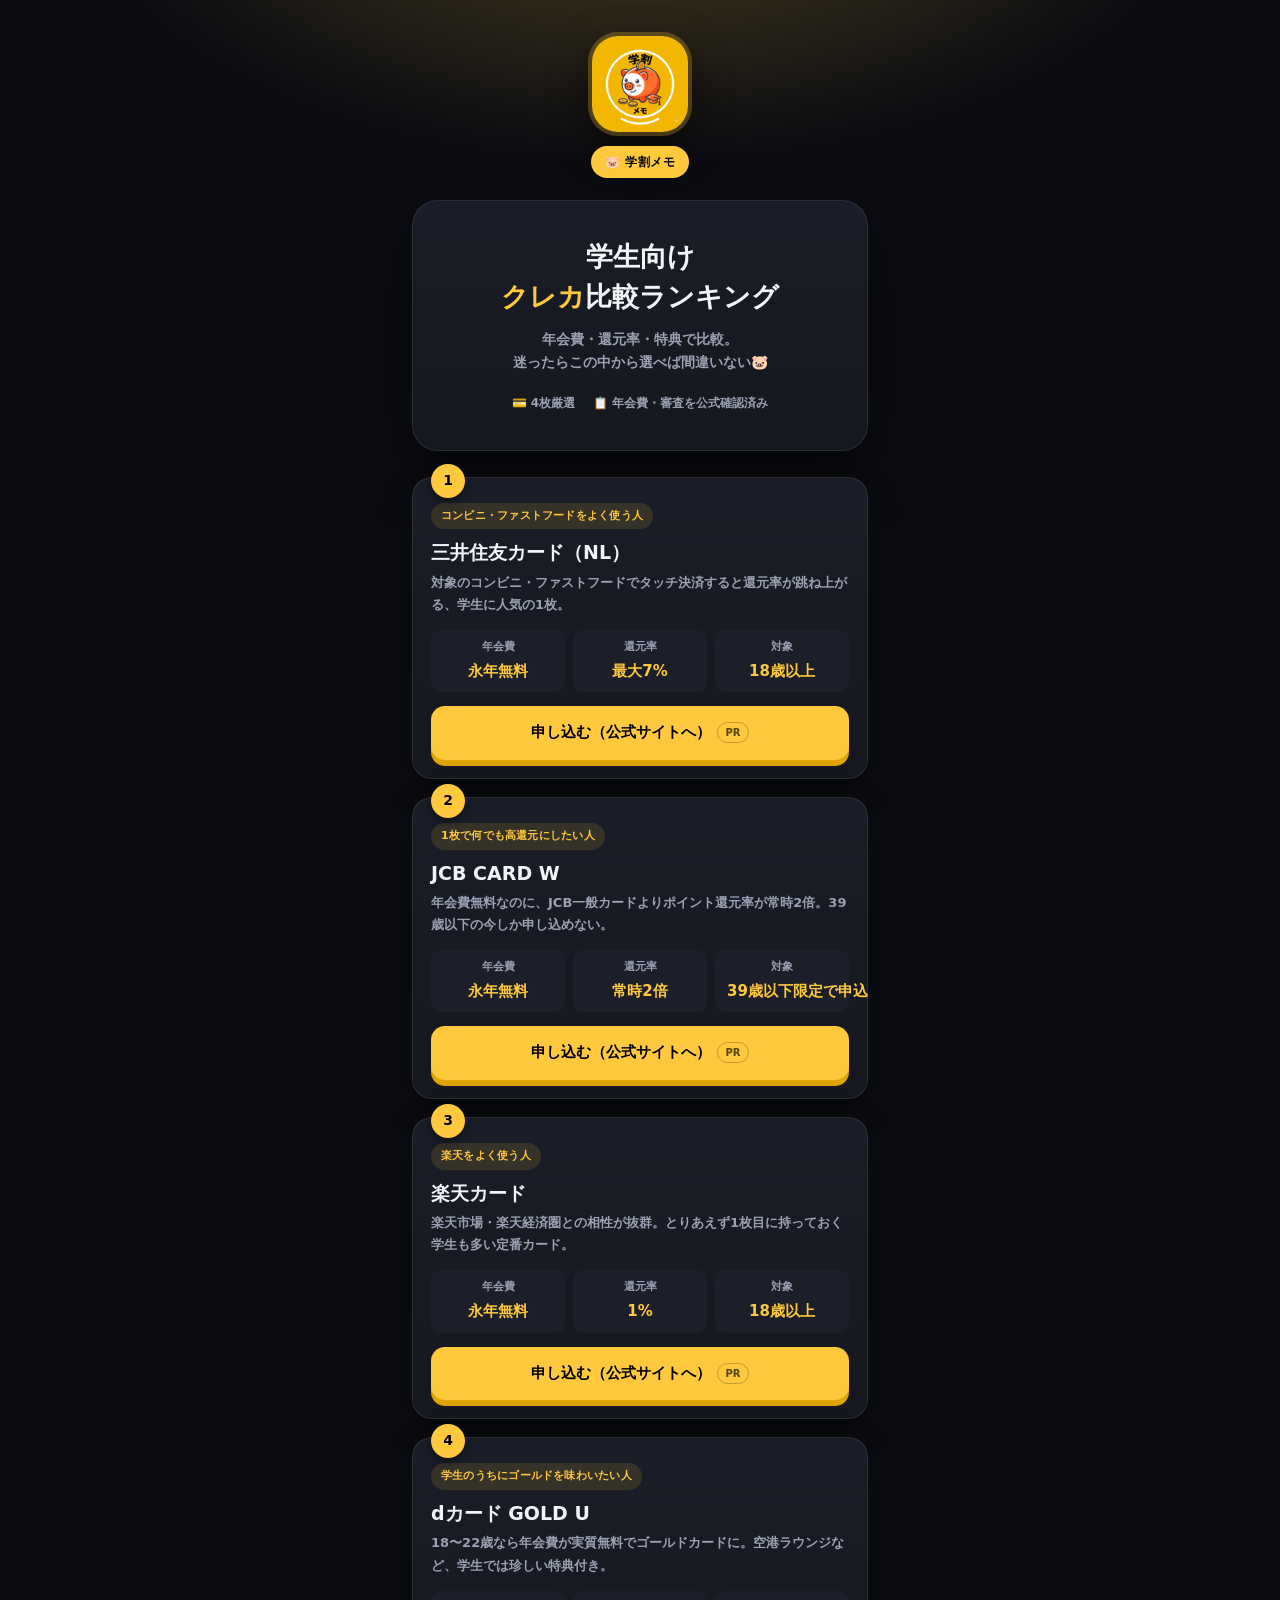
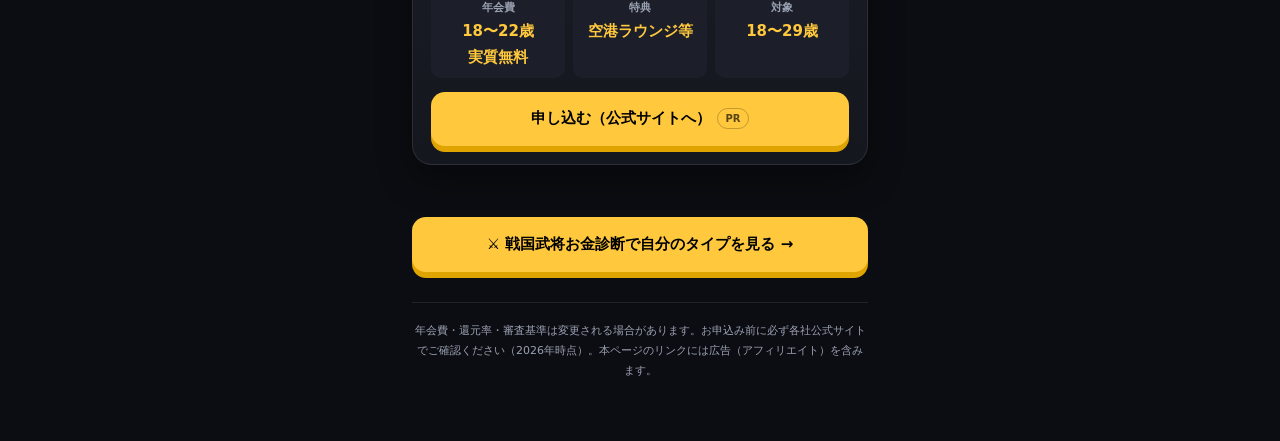
<file: creditcard.html>
<!DOCTYPE html>
<html lang="ja">
<head>
<meta charset="UTF-8">
<meta name="viewport" content="width=device-width, initial-scale=1.0">
<meta name="color-scheme" content="dark">
<title>学生向けクレカ比較ランキング｜学割メモ</title>
<meta name="description" content="年会費・還元率・特典で比較。学生におすすめのクレジットカードをランキング形式で紹介。">
<meta property="og:type" content="website">
<meta property="og:title" content="学生向けクレカ比較ランキング｜学割メモ">
<meta property="og:description" content="年会費・還元率・特典で比較。学生におすすめのクレジットカードをランキング形式で紹介。">
<meta property="og:image" content="img/avatar.png">
<meta name="twitter:card" content="summary">
<meta name="twitter:title" content="学生向けクレカ比較ランキング｜学割メモ">
<meta name="twitter:image" content="img/avatar.png">
<link rel="icon" href="data:image/svg+xml,%3Csvg xmlns='http://www.w3.org/2000/svg' viewBox='0 0 100 100'%3E%3Ctext y='.9em' font-size='90'%3E%F0%9F%90%B7%3C/text%3E%3C/svg%3E">
<link rel="stylesheet" href="css/app.css">
<style>
.rank-list{margin-top:26px;padding-bottom:20px}
.rank-card{background:linear-gradient(180deg,#1a1d27 0%,#15171e 100%);border:1px solid var(--line);
  border-radius:20px;padding:22px 18px 18px;margin-bottom:18px;position:relative;box-shadow:0 14px 34px rgba(0,0,0,.4)}
.rank-badge{position:absolute;top:-14px;left:18px;background:var(--yellow);color:#000;font-weight:900;
  font-size:14px;width:34px;height:34px;border-radius:50%;display:flex;align-items:center;justify-content:center;
  box-shadow:0 4px 10px rgba(0,0,0,.45)}
.rank-tag{display:inline-block;background:rgba(255,200,61,.12);color:var(--yellow);font-size:11px;
  font-weight:800;padding:4px 10px;border-radius:999px;margin-bottom:10px;letter-spacing:.02em}
.rank-card h3{font-size:19px;font-weight:900;line-height:1.4}
.rank-card .fit{color:var(--muted);font-size:13px;font-weight:600;margin-top:6px}
.rank-stats{display:flex;gap:8px;margin:14px 0 4px;flex-wrap:wrap}
.rank-stat{background:var(--panel2);border-radius:10px;padding:8px 12px;font-size:11px;color:var(--muted);
  font-weight:700;flex:1;min-width:88px;text-align:center}
.rank-stat b{display:block;font-size:15px;color:var(--yellow);font-weight:900;margin-top:2px;word-break:keep-all;overflow-wrap:normal}
.rank-cta{display:block;text-align:center;background:var(--yellow);color:#000;font-weight:900;
  padding:14px;border-radius:14px;margin-top:14px;box-shadow:0 6px 0 var(--yellow-deep);font-size:15px}
.rank-cta:active{transform:translateY(4px);box-shadow:0 2px 0 var(--yellow-deep)}
.rank-cta .pr-tag{display:inline-block;font-size:10px;font-weight:700;color:#000;opacity:.65;
  border:1px solid rgba(0,0,0,.35);padding:1px 7px;border-radius:999px;margin-left:6px;vertical-align:middle}
</style>
</head>
<body>
<div class="wrap">

  <div class="brand">
    <img src="img/avatar.png" alt="ぶたメモ">
    <span class="tag">🐷 学割メモ</span>
  </div>

  <div class="start-card">
    <h1>学生向け<br><span class="hl">クレカ</span>比較ランキング</h1>
    <p>年会費・還元率・特典で比較。<br>迷ったらこの中から選べば間違いない🐷</p>
    <div class="meta"><span>💳 4枚厳選</span><span>📋 年会費・審査を公式確認済み</span></div>
  </div>

  <div class="rank-list">

    <div class="rank-card">
      <span class="rank-badge">1</span>
      <span class="rank-tag">コンビニ・ファストフードをよく使う人</span>
      <h3>三井住友カード（NL）</h3>
      <p class="fit">対象のコンビニ・ファストフードでタッチ決済すると還元率が跳ね上がる、学生に人気の1枚。</p>
      <div class="rank-stats">
        <div class="rank-stat">年会費<b>永年無料</b></div>
        <div class="rank-stat">還元率<b>最大7%</b></div>
        <div class="rank-stat">対象<b>18歳以上</b></div>
      </div>
      <a class="rank-cta" href="#" target="_blank" rel="nofollow sponsored noopener">申し込む（公式サイトへ）<span class="pr-tag">PR</span></a>
    </div>

    <div class="rank-card">
      <span class="rank-badge">2</span>
      <span class="rank-tag">1枚で何でも高還元にしたい人</span>
      <h3>JCB CARD W</h3>
      <p class="fit">年会費無料なのに、JCB一般カードよりポイント還元率が常時2倍。39歳以下の今しか申し込めない。</p>
      <div class="rank-stats">
        <div class="rank-stat">年会費<b>永年無料</b></div>
        <div class="rank-stat">還元率<b>常時2倍</b></div>
        <div class="rank-stat">対象<b>39歳以下限定で申込</b></div>
      </div>
      <a class="rank-cta" href="#" target="_blank" rel="nofollow sponsored noopener">申し込む（公式サイトへ）<span class="pr-tag">PR</span></a>
    </div>

    <div class="rank-card">
      <span class="rank-badge">3</span>
      <span class="rank-tag">楽天をよく使う人</span>
      <h3>楽天カード</h3>
      <p class="fit">楽天市場・楽天経済圏との相性が抜群。とりあえず1枚目に持っておく学生も多い定番カード。</p>
      <div class="rank-stats">
        <div class="rank-stat">年会費<b>永年無料</b></div>
        <div class="rank-stat">還元率<b>1%</b></div>
        <div class="rank-stat">対象<b>18歳以上</b></div>
      </div>
      <a class="rank-cta" href="#" target="_blank" rel="nofollow sponsored noopener">申し込む（公式サイトへ）<span class="pr-tag">PR</span></a>
    </div>

    <div class="rank-card">
      <span class="rank-badge">4</span>
      <span class="rank-tag">学生のうちにゴールドを味わいたい人</span>
      <h3>dカード GOLD U</h3>
      <p class="fit">18〜22歳なら年会費が実質無料でゴールドカードに。空港ラウンジなど、学生では珍しい特典付き。</p>
      <div class="rank-stats">
        <div class="rank-stat">年会費<b>18〜22歳<br>実質無料</b></div>
        <div class="rank-stat">特典<b>空港ラウンジ等</b></div>
        <div class="rank-stat">対象<b>18〜29歳</b></div>
      </div>
      <a class="rank-cta" href="#" target="_blank" rel="nofollow sponsored noopener">申し込む（公式サイトへ）<span class="pr-tag">PR</span></a>
    </div>

  </div>

  <a class="cross-link" href="index.html">⚔️ 戦国武将お金診断で自分のタイプを見る →</a>

  <p class="foot-note">
    年会費・還元率・審査基準は変更される場合があります。お申込み前に必ず各社公式サイトでご確認ください（2026年時点）。本ページのリンクには広告（アフィリエイト）を含みます。
  </p>

</div>
</body>
</html>
</file>
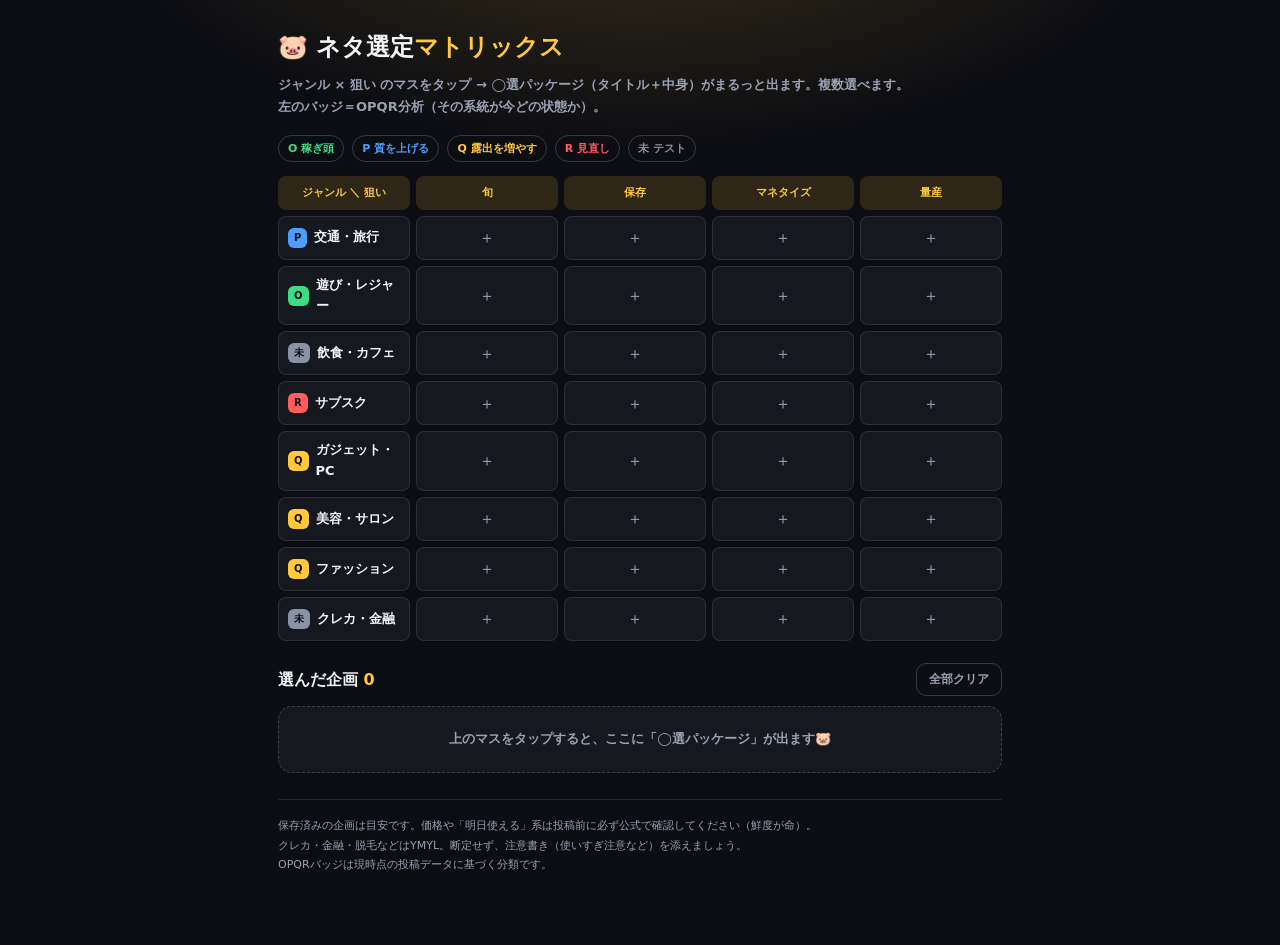
<file: neta.html>
<!DOCTYPE html>
<html lang="ja">
<head>
<meta charset="UTF-8">
<meta name="viewport" content="width=device-width, initial-scale=1.0">
<title>ネタ選定マトリックス｜学割メモ</title>
<link rel="icon" href="data:image/svg+xml,%3Csvg xmlns='http://www.w3.org/2000/svg' viewBox='0 0 100 100'%3E%3Ctext y='.9em' font-size='90'%3E%F0%9F%90%B7%3C/text%3E%3C/svg%3E">
<style>
:root{
  --yellow:#FFC83D;--bg:#0c0d12;--panel:#16181f;--panel2:#1c1f29;
  --line:rgba(255,255,255,.10);--line2:rgba(255,255,255,.18);
  --text:#f3f4f7;--muted:#9aa1b2;
  --o:#3ddc84;--p:#4d9fff;--q:#FFC83D;--r:#ff5c5c;--x:#8a92a6;
}
*{box-sizing:border-box;margin:0;padding:0}
body{
  font-family:"Hiragino Kaku Gothic ProN","Yu Gothic",system-ui,sans-serif;
  background:radial-gradient(820px 440px at 50% -160px,rgba(255,200,61,.22),rgba(255,200,61,0) 70%),var(--bg);
  color:var(--text);line-height:1.6;min-height:100vh;-webkit-font-smoothing:antialiased;
}
.wrap{max-width:760px;margin:0 auto;padding:28px 18px 70px}
h1{font-size:24px;font-weight:900}
h1 .hl{color:var(--yellow)}
.sub{color:var(--muted);font-size:13px;font-weight:600;margin-top:8px;line-height:1.7}
.legend{display:flex;flex-wrap:wrap;gap:8px;margin:16px 0 6px}
.lg{font-size:11px;font-weight:700;padding:4px 9px;border-radius:999px;border:1px solid var(--line2)}
.lg .b{font-weight:900;margin-right:4px}
.mtx{margin-top:14px;display:grid;grid-template-columns:132px repeat(4,1fr);gap:6px}
.mh{background:rgba(255,200,61,.14);color:var(--yellow);border-radius:8px;font-size:11px;font-weight:800;
  display:flex;align-items:center;justify-content:center;text-align:center;padding:8px 2px}
.rh{background:var(--panel);border:1px solid var(--line);border-radius:8px;padding:8px 9px;
  display:flex;align-items:center;gap:7px;font-size:13px;font-weight:800}
.badge{font-size:10px;font-weight:900;padding:2px 6px;border-radius:6px;flex-shrink:0}
.cell{background:var(--panel);border:1.5px solid var(--line);border-radius:8px;min-height:44px;cursor:pointer;
  display:flex;align-items:center;justify-content:center;color:var(--muted);font-size:16px;transition:.12s;user-select:none}
.cell:hover{border-color:var(--yellow);background:var(--panel2)}
.cell.on{border-color:var(--yellow);background:rgba(255,200,61,.16);color:var(--yellow)}
.cell.on::before{content:"✓";font-weight:900}
.cell:not(.on)::before{content:"＋"}
.bar{display:flex;align-items:center;justify-content:space-between;margin:22px 0 10px}
.bar h2{font-size:16px;font-weight:900}
.bar h2 span{color:var(--yellow)}
.clear{background:transparent;border:1px solid var(--line2);color:var(--muted);font-weight:700;font-size:12px;
  padding:7px 12px;border-radius:10px;cursor:pointer;font-family:inherit}
.clear:hover{border-color:var(--r);color:var(--r)}
.tray{display:flex;flex-direction:column;gap:12px}
.empty{color:var(--muted);font-size:13px;font-weight:600;background:var(--panel);border:1px dashed var(--line2);
  border-radius:14px;padding:22px;text-align:center}
.grp{background:var(--panel);border:1px solid var(--line);border-radius:14px;padding:15px 17px}
.grp .ttl{font-size:16px;font-weight:900;color:var(--yellow);line-height:1.4}
.grp .meta{font-size:11px;color:var(--muted);font-weight:700;margin:3px 0 11px}
.grp ul{list-style:none;display:flex;flex-direction:column;gap:8px}
.grp li{font-size:13.5px;font-weight:600;padding-left:20px;position:relative;line-height:1.5}
.grp li .n{font-weight:800;color:var(--yellow);margin-right:5px}
.grp li::before{content:"";position:absolute;left:4px;top:8px;width:6px;height:6px;border-radius:50%;background:var(--yellow)}
.grp .note{font-size:11px;color:#ffd77a;background:rgba(255,200,61,.10);border:1px solid rgba(255,200,61,.2);
  border-radius:9px;padding:7px 10px;margin-top:11px;line-height:1.6}
.copy{margin-top:11px;background:transparent;border:1px solid var(--line2);color:var(--muted);font-weight:700;
  font-size:12px;padding:6px 12px;border-radius:9px;cursor:pointer;font-family:inherit}
.copy:hover{border-color:var(--yellow);color:var(--yellow)}
.foot{color:var(--muted);font-size:11px;margin-top:26px;line-height:1.8;border-top:1px solid var(--line);padding-top:16px}
@media(max-width:560px){
  .mtx{grid-template-columns:92px repeat(4,1fr)}
  .rh{font-size:10.5px;padding:6px;gap:4px}
  h1{font-size:21px}
}
</style>
</head>
<body>
<div class="wrap">
  <h1>🐷 ネタ選定<span class="hl">マトリックス</span></h1>
  <p class="sub">ジャンル × 狙い のマスをタップ → <b>◯選パッケージ（タイトル＋中身）</b>がまるっと出ます。<b>複数選べます。</b><br>左のバッジ＝OPQR分析（その系統が今どの状態か）。</p>

  <div class="legend">
    <span class="lg" style="color:var(--o)"><span class="b">O</span>稼ぎ頭</span>
    <span class="lg" style="color:var(--p)"><span class="b">P</span>質を上げる</span>
    <span class="lg" style="color:var(--q)"><span class="b">Q</span>露出を増やす</span>
    <span class="lg" style="color:var(--r)"><span class="b">R</span>見直し</span>
    <span class="lg" style="color:var(--x)"><span class="b">未</span>テスト</span>
  </div>

  <div class="mtx" id="mtx"></div>

  <div class="bar">
    <h2>選んだ企画 <span id="cnt">0</span></h2>
    <button class="clear" id="clear">全部クリア</button>
  </div>
  <div class="tray" id="tray"><div class="empty">上のマスをタップすると、ここに「◯選パッケージ」が出ます🐷</div></div>

  <p class="foot">
    保存済みの企画は目安です。価格や「明日使える」系は投稿前に必ず公式で確認してください（鮮度が命）。<br>
    クレカ・金融・脱毛などはYMYL。断定せず、注意書き（使いすぎ注意など）を添えましょう。<br>
    OPQRバッジは現時点の投稿データに基づく分類です。
  </p>
</div>

<script>
var OPQR={
  "交通・旅行":"P","遊び・レジャー":"O","飲食・カフェ":"未","サブスク":"R",
  "ガジェット・PC":"Q","美容・サロン":"Q","ファッション":"Q","クレカ・金融":"未"
};
var COL={"O":"var(--o)","P":"var(--p)","Q":"var(--q)","R":"var(--r)","未":"var(--x)"};
var FOCUS=["旬","保存","マネタイズ","量産"];
var DATA={
 "交通・旅行":{
   "旬":{t:"夏の帰省が激安になる学割3選",items:["青春18きっぷ（3日間1万円・7/18〜JR乗り放題）","夜行・高速バスの学割（学生証で約20%off）","早めの予約で新幹線もお得に"]},
   "保存":{t:"【保存版】交通の学割5選",items:["JR学割乗車券（片道101km以上で2割引）","新幹線＋学割の合わせ技","高速バスの学割","飛行機の若者割（22歳以下）","青春18きっぷ（夏の定番）"]},
   "マネタイズ":{t:"学生の交通費を最安にする3選",items:["高速バス予約サイトを比較","格安移動アプリを使う","学割乗車券を活用"],note:"予約サイトはアフィリと相性◎"},
   "量産":{t:"知らないと損な交通の裏ワザ3選",items:["夜行バスは学生証だけで割引","学割証は学校で発行できる","回数券・定期の学割"]}
 },
 "遊び・レジャー":{
   "旬":{t:"夏休みに使える遊びの学割3選",items:["ラウンドワン（スポッチャ・ボウリング学生料金）","水族館（学生証で割引）","プール・レジャー施設の学生料金"]},
   "保存":{t:"【保存版】遊びの学割5選",items:["カラオケ（平日昼が激安）","映画館（学生1,000円台）","ボウリング（ラウンドワン学生料金）","水族館（学生割引）","美術館・博物館（学生料金）"]},
   "マネタイズ":{t:"レジャーを安く予約する3選",items:["レジャー予約サイトの割引（アソビュー等）","前売り・早割チケット","学割チケットを事前購入"],note:"予約サイトはアフィリ向き"},
   "量産":{t:"学生証で得する遊び3選",items:["ラウンドワンの学生料金","水族館の学割","美術館・博物館の学生料金"]}
 },
 "飲食・カフェ":{
   "旬":{t:"夏に使える飲食の学割3選",items:["ゴンチャ（22歳以下のENJOY U22割）","カフェの季節メニューをお得に","学生向けモバイルオーダー割"],note:"価格・対象は公式で必ず確認（鮮度が大事）"},
   "保存":{t:"【保存版】飲食の学生サービス5選",items:["ゴンチャ（22歳以下割）","学生向け食べ放題・ドリンクバー","デリバリーの学生クーポン","チェーンの学生証サービス","安ランチ術"],note:"各チェーンの今の学割は要確認"},
   "マネタイズ":{t:"学生の食費を減らす3選",items:["フードデリバリーの学生クーポン","定期宅配・ミールキットの学割","まとめ買い・サブスク弁当"],note:"デリバリー系はアフィリ向き"},
   "量産":{t:"明日使える飲食の学割（単発）",items:["ゴンチャの22歳以下割","（今使える単発ブランドを1つ）","（今使える単発ブランドを1つ）"],note:"1ブランド1投稿。今使えるか必ず確認"}
 },
 "サブスク":{
   "旬":{t:"新生活で入るべきサブスク学割3選",items:["Spotify学割（月額オフ）","YouTube Premium学割","Amazon Prime Student（6ヶ月無料）"]},
   "保存":{t:"【保存版】サブスク学割5選",items:["Apple Music学割","Spotify学割","YouTube Premium学割","Prime Student","Adobe・クラウド系学割"]},
   "マネタイズ":{t:"学割で得するサブスク3選",items:["音楽サブスクの学割申込","YouTube Premium学割","Prime Student"],note:"サブスク学割はアフィリの王道"},
   "量産":{t:"月◯円得するサブスク学割（単発）",items:["Spotify学割 単発","YouTube Premium学割 単発","Prime Student 単発"]}
 },
 "ガジェット・PC":{
   "旬":{t:"新生活のPC・ガジェット学割3選",items:["Apple学割（Mac・iPad）","Microsoft 365の学割","学割で揃える周辺機器"]},
   "保存":{t:"【保存版】ガジェットの学割5選",items:["Apple学割","Adobe CC学割","Microsoft 365学割","PC各社の学割","周辺機器の学割"]},
   "マネタイズ":{t:"学割でお得なPC環境3選",items:["Adobe CC学割（大幅オフ）","Microsoft 365学割","PC本体の学割購入"],note:"Adobe・PCは高単価アフィリ向き"},
   "量産":{t:"知らないと損なガジェット学割3選",items:["Apple学割の裏ワザ","Office（Microsoft）学割","音楽・クラウドの学割"]}
 },
 "美容・サロン":{
   "旬":{t:"夏前にやりたい美容の学割3選",items:["脱毛サロンの学割","日焼け・スキンケアの学生割","美容院の学割カット"],note:"脱毛はYMYL寄り。使いすぎ注意を添える"},
   "保存":{t:"【保存版】美容の学割5選",items:["美容院（学生カット割）","脱毛サロン","エステ体験","まつ毛・眉サロン","コスメの学割・定期"]},
   "マネタイズ":{t:"学割で得する美容3選",items:["脱毛サロンの学割","コスメ定期便","サロン予約サイトの割引"],note:"脱毛は高単価だが断定NG・注意書き必須"},
   "量産":{t:"学生証で安くなる美容3選",items:["美容院の学生割","まつ毛・眉サロン","ネイルの学割"]}
 },
 "ファッション":{
   "旬":{t:"今スニーカーが学割で安い3選",items:["adidas（学生10%off）","Nike（学生10%off）","New Balance（10%off＋送料無料）"],note:"W杯シーズンで旬。割引率は公式で確認"},
   "保存":{t:"【保存版】服・靴の学割5選",items:["adidas（10%off）","Nike（10%off）","New Balance（10%off＋送料無料）","アパレルECの学生認証割","古着アプリで賢く"]},
   "マネタイズ":{t:"学割で服を安く買う3選",items:["アパレルECの学生割（学生認証）","スポーツブランドの学割","古着・フリマアプリ"],note:"EC・フリマはアフィリ向き"},
   "量産":{t:"明日使えるファッション学割（単発）",items:["adidas 学生10%off","New Balance 10%off＋送料無料","Nike 学生10%off"]}
 },
 "クレカ・金融":{
   "旬":{t:"新生活で作る学生向けカード3選",items:["年会費無料の学生カード","ポイント高還元の1枚","キャッシュレスの学生特典"],note:"YMYL。断定せず・使いすぎ注意を必ず添える"},
   "保存":{t:"【保存版】学生のお金の得ワザ5選",items:["学生向けクレカ","◯◯Payの学生特典","ポイントの二重取り","証券の学生口座","固定費の見直し"],note:"断定NG・注意書き必須"},
   "マネタイズ":{t:"学生が作れるお得カード3選",items:["年会費無料の学生クレカ","高還元カード","キャッシュレス連携"],note:"高単価アフィリだがYMYL・使いすぎ注意を明記"},
   "量産":{t:"学生が得する決済ワザ3選",items:["◯◯Payの学生特典","ポイント二重取り","学割じゃないが学生に得な決済"],note:"注意書きを添える"}
 }
};
var sel=[];
var mtx=document.getElementById('mtx');
var GEN=Object.keys(DATA);

var corner=document.createElement('div');
corner.className='mh';corner.textContent='ジャンル ＼ 狙い';
mtx.appendChild(corner);
FOCUS.forEach(function(f){var h=document.createElement('div');h.className='mh';h.textContent=f;mtx.appendChild(h);});
GEN.forEach(function(g){
  var rh=document.createElement('div');rh.className='rh';
  var o=OPQR[g];
  rh.innerHTML='<span class="badge" style="background:'+COL[o]+';color:#0c0d12">'+o+'</span><span>'+g+'</span>';
  mtx.appendChild(rh);
  FOCUS.forEach(function(f){
    var c=document.createElement('div');c.className='cell';c.setAttribute('data-g',g);c.setAttribute('data-f',f);
    c.addEventListener('click',function(){
      var key=g+'|'+f;var i=sel.indexOf(key);
      if(i>=0){sel.splice(i,1);c.classList.remove('on');}
      else{sel.push(key);c.classList.add('on');}
      renderTray();
    });
    mtx.appendChild(c);
  });
});

function pkgText(g,f,d){
  var s=d.t+'\n';
  d.items.forEach(function(n,idx){s+=(idx+1)+'. '+n+'\n';});
  return s.trim();
}
function renderTray(){
  var tray=document.getElementById('tray');
  document.getElementById('cnt').textContent=sel.length;
  if(sel.length===0){tray.innerHTML='<div class="empty">上のマスをタップすると、ここに「◯選パッケージ」が出ます🐷</div>';return;}
  tray.innerHTML=sel.map(function(key){
    var p=key.split('|'),g=p[0],f=p[1],d=DATA[g][f];
    var lis=d.items.map(function(n,idx){return '<li><span class="n">'+(idx+1)+'</span>'+n+'</li>';}).join('');
    var note=d.note?'<div class="note">⚠️ '+d.note+'</div>':'';
    return '<div class="grp"><div class="ttl">'+d.t+'</div><div class="meta">'+g+' × '+f+'</div><ul>'+lis+'</ul>'+note
      +'<button class="copy" onclick="copyPkg(\''+g+'\',\''+f+'\')">コピー</button></div>';
  }).join('');
}
window.copyPkg=function(g,f){
  var d=DATA[g][f];var t=pkgText(g,f,d);
  if(navigator.clipboard){navigator.clipboard.writeText(t);}
};
document.getElementById('clear').addEventListener('click',function(){
  sel=[];
  Array.prototype.forEach.call(document.querySelectorAll('.cell.on'),function(c){c.classList.remove('on');});
  renderTray();
});
</script>
</body>
</html>
</file>
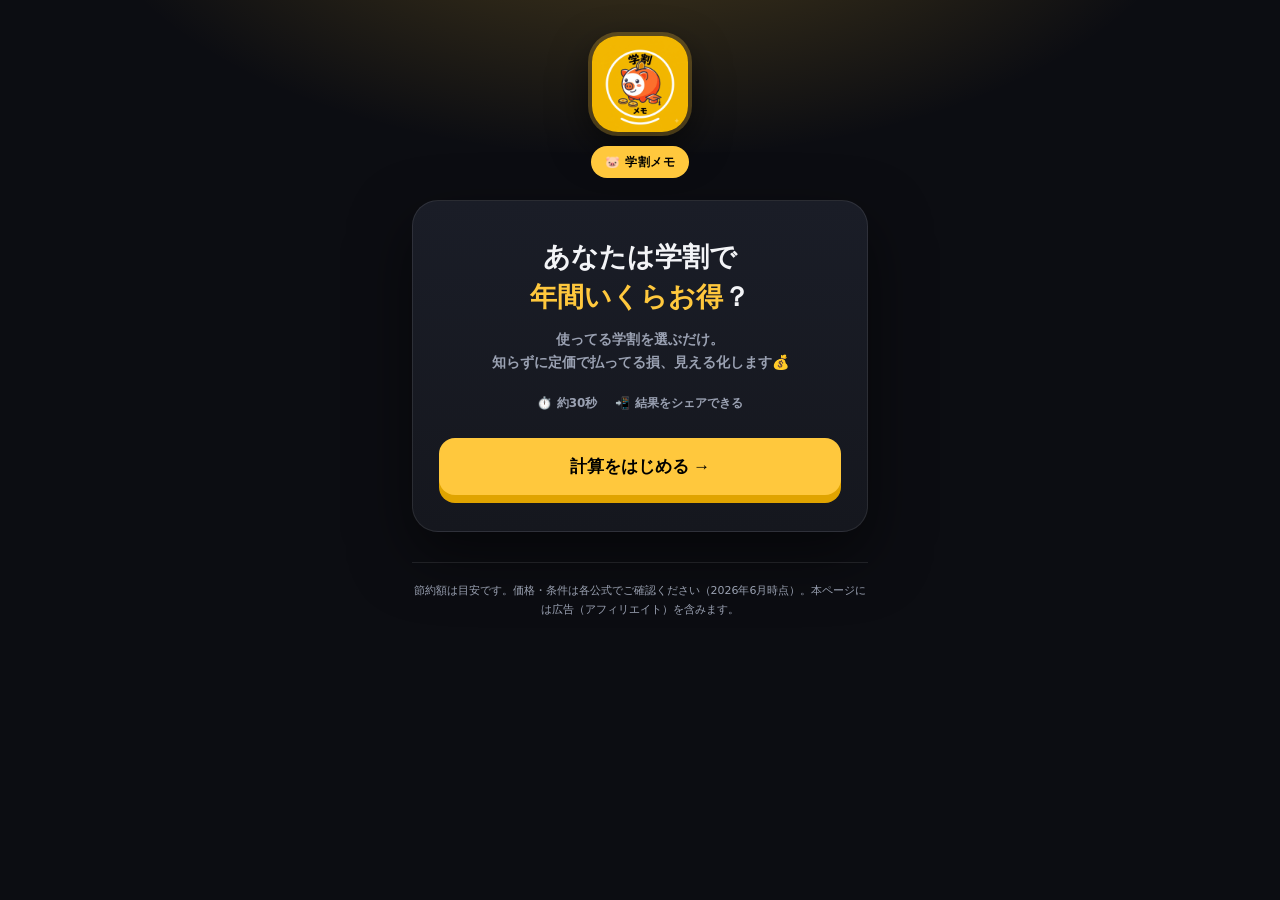
<file: simulator.html>
<!DOCTYPE html>
<html lang="ja">
<head>
<meta charset="UTF-8">
<meta name="viewport" content="width=device-width, initial-scale=1.0">
<title>学割でいくらお得？｜大学生の節約シミュレーター🐷｜学割メモ</title>
<meta name="description" content="使ってる学割を選ぶだけ。大学生のあなたが学割で年間いくらお得になるか30秒で計算できる節約シミュレーター。結果はシェアもできます。">
<meta property="og:type" content="website">
<meta property="og:title" content="学割でいくらお得？｜大学生の節約シミュレーター🐷">
<meta property="og:description" content="使ってる学割を選ぶだけ。大学生のあなたが学割で年間いくらお得になるか30秒で計算できる節約シミュレーター。">
<meta property="og:image" content="img/avatar.png">
<meta name="twitter:card" content="summary">
<meta name="twitter:title" content="学割の節約シミュレーター🐷">
<meta name="twitter:description" content="使ってる学割を選ぶだけ。年間いくらお得か30秒で分かる！">
<meta name="twitter:image" content="img/avatar.png">
<link rel="icon" href="data:image/svg+xml,%3Csvg xmlns='http://www.w3.org/2000/svg' viewBox='0 0 100 100'%3E%3Ctext y='.9em' font-size='90'%3E%F0%9F%90%B7%3C/text%3E%3C/svg%3E">
<link rel="stylesheet" href="css/app.css">
</head>
<body>
<div class="wrap">

  <!-- ① スタート -->
  <section class="screen" id="start">
    <div class="brand">
      <img src="img/avatar.png" alt="ぶたメモ">
      <span class="tag">🐷 学割メモ</span>
    </div>
    <div class="start-card">
      <h1>あなたは学割で<br><span class="hl">年間いくらお得</span>？</h1>
      <p>使ってる学割を選ぶだけ。<br>知らずに定価で払ってる損、見える化します💰</p>
      <div class="meta"><span>⏱️ 約30秒</span><span>📲 結果をシェアできる</span></div>
      <button class="btn-main btn-yellow" onclick="startSim()">計算をはじめる →</button>
    </div>
    <p class="foot-note">節約額は目安です。価格・条件は各公式でご確認ください（2026年6月時点）。本ページには広告（アフィリエイト）を含みます。</p>
  </section>

  <!-- ② 選択 -->
  <section class="screen" id="select">
    <p class="q-num">使ってる・使いたい学割をタップ</p>
    <h2 class="q-title">あなたが使う学割は？</h2>
    <div class="sim-list" id="simList"></div>
    <div class="total-bar">
      <div class="tb-left"><span>現在の節約額（年間）</span><b id="liveTotal">¥0</b></div>
      <button class="tb-btn" id="resultBtn" onclick="showResult()" disabled>1つ以上えらんでね</button>
    </div>
  </section>

  <!-- ③ 結果 -->
  <section class="screen" id="result">
    <div class="result-head">
      <img src="img/avatar.png" alt="ぶたメモ">
      <p class="label">診断結果</p>
      <p class="big-label">あなたは学割で年間</p>
      <div class="big-num-wrap">¥<span id="bigNum">0</span><span class="oku">お得！</span></div>
      <p class="years">大学4年なら <b id="yearsNum">¥0</b> の差！😳</p>
    </div>
    <p class="rec-title">この学割を使お🐷</p>
    <div class="rec-list" id="breakList"></div>
    <a class="cross-link" href="index.html">🔍 あなたの学割タイプを診断する →</a>
    <div class="share-row">
      <button class="share-x" onclick="shareX()">𝕏 で自慢する</button>
      <button class="share-line" onclick="shareLine()">LINEで送る</button>
    </div>
    <button class="retry" onclick="retry()">もう一度計算する</button>
    <p class="foot-note">
      節約額は目安です。価格・条件は各公式サイトでご確認ください（2026年6月時点）。本ページのリンクには広告を含みます。<br>
      クレジットカードは使いすぎに注意し、自分に合う1枚を選びましょう。
    </p>
  </section>

</div>
<script src="js/app.js"></script>
</body>
</html>
</file>
<file: css/app.css>
:root{
  --yellow:#FFC83D;--yellow-deep:#E0A400;--bg:#0c0d12;--panel:#16181f;
  --panel2:#1c1f29;--line:rgba(255,255,255,.09);--line2:rgba(255,255,255,.16);
  --text:#f3f4f7;--muted:#9aa1b2;--navy:#0c0d12;
}
*{box-sizing:border-box;margin:0;padding:0}
html{scroll-behavior:smooth}
body{
  font-family:"Hiragino Kaku Gothic ProN","Yu Gothic",system-ui,sans-serif;
  color:var(--text);line-height:1.7;-webkit-font-smoothing:antialiased;
  background:
    radial-gradient(820px 440px at 50% -150px,rgba(255,200,61,.28) 0%,rgba(255,200,61,0) 70%),
    #0c0d12;
  min-height:100vh;overflow-x:hidden;
}
a{text-decoration:none;color:inherit}
img{display:block;max-width:100%}
.wrap{width:100%;max-width:500px;margin:0 auto;padding:30px 22px 60px;min-height:100vh}

.screen{display:none;animation:fade .45s ease both}
.screen.active{display:block}
@keyframes fade{from{opacity:0;transform:translateY(14px)}to{opacity:1;transform:none}}

/* start */
.brand{text-align:center}
.brand img{width:96px;height:96px;border-radius:26px;margin:6px auto 14px;
  box-shadow:0 0 0 4px rgba(255,200,61,.25),0 16px 40px rgba(0,0,0,.6)}
.brand .tag{display:inline-block;background:var(--yellow);color:#000;font-weight:800;
  font-size:12px;padding:6px 14px;border-radius:999px;letter-spacing:.04em}
.start-card{background:linear-gradient(180deg,#1a1d27 0%,#15171e 100%);border-radius:26px;
  box-shadow:0 24px 60px rgba(0,0,0,.5);border:1px solid var(--line);padding:36px 26px;
  margin-top:22px;text-align:center}
.start-card h1{font-size:27px;font-weight:900;line-height:1.45}
.start-card h1 .hl{color:var(--yellow)}
.start-card p{color:var(--muted);font-weight:600;font-size:14px;margin-top:12px}
.start-card .meta{display:flex;justify-content:center;gap:18px;margin-top:18px;
  font-size:12px;color:var(--muted);font-weight:700}
.btn-main{display:block;width:100%;font-weight:900;font-size:17px;padding:17px;border-radius:16px;
  margin-top:24px;border:none;cursor:pointer;transition:.1s}
.btn-yellow{background:var(--yellow);color:#000;box-shadow:0 8px 0 var(--yellow-deep)}
.btn-yellow:active{transform:translateY(5px);box-shadow:0 3px 0 var(--yellow-deep)}

/* progress */
.progress{display:flex;gap:7px;justify-content:center;margin:6px 0 22px}
.progress .dot{width:9px;height:9px;border-radius:50%;background:var(--line2);transition:.3s}
.progress .dot.on{background:var(--yellow);width:24px;border-radius:999px}

/* question */
.q-num{text-align:center;font-size:13px;font-weight:800;color:var(--yellow);letter-spacing:.05em}
.q-title{text-align:center;font-size:23px;font-weight:900;line-height:1.5;margin:6px 0 24px}
.opts{display:flex;flex-direction:column;gap:13px}
.opt{display:flex;align-items:center;gap:15px;background:var(--panel);border:2px solid var(--line);
  border-radius:18px;padding:16px 18px;cursor:pointer;transition:.14s;text-align:left;width:100%;
  font:inherit;color:var(--text)}
.opt:hover{border-color:var(--yellow);background:var(--panel2);transform:translateY(-2px)}
.opt:active{transform:scale(.98)}
.opt .emo{font-size:30px;width:42px;text-align:center;flex-shrink:0}
.opt b{font-size:16px;font-weight:800}
.back-link{display:inline-block;margin-top:22px;color:var(--muted);font-weight:700;font-size:14px;
  cursor:pointer;background:none;border:none}

/* loading */
.loading{text-align:center;padding:60px 0}
.loading .pig{font-size:60px;animation:bounce 1s infinite}
@keyframes bounce{0%,100%{transform:translateY(0)}50%{transform:translateY(-16px)}}
.loading p{font-weight:800;color:var(--muted);margin-top:16px}

/* result */
.result-head{text-align:center;padding:6px 0 4px}
.result-head img{width:84px;height:84px;border-radius:22px;margin:0 auto 12px;
  box-shadow:0 0 0 3px rgba(255,200,61,.3),0 12px 30px rgba(0,0,0,.5)}
.result-head .label{font-size:13px;font-weight:800;color:var(--yellow);letter-spacing:.05em}
.result-head h2{font-size:25px;font-weight:900;line-height:1.4;margin-top:4px}
.result-head h2 .hl{color:var(--yellow)}
.result-head .sub{color:var(--muted);font-weight:600;font-size:14px;margin-top:8px}
.rec-list{margin-top:24px;display:flex;flex-direction:column;gap:13px}
.rec{display:flex;align-items:center;gap:14px;background:var(--panel);border:1px solid var(--line);
  border-radius:18px;padding:14px 16px;transition:.15s;color:var(--text)}
.rec:hover{transform:translateY(-2px);border-color:var(--line2);background:var(--panel2)}
.rec .ico{width:48px;height:48px;border-radius:14px;display:flex;align-items:center;justify-content:center;
  font-size:25px;flex-shrink:0}
.rec .txt{flex:1;min-width:0}
.rec .txt b{display:block;font-size:15px;font-weight:800}
.rec .txt span{display:block;font-size:12px;color:var(--muted);font-weight:600}
.rec .go{width:28px;height:28px;border-radius:50%;background:var(--yellow);color:#000;
  font-weight:900;display:flex;align-items:center;justify-content:center;flex-shrink:0}
.rec .txt .pr-tag{display:inline-block;width:auto;font-size:10px;color:var(--muted);font-weight:700;
  border:1px solid var(--line2);padding:1px 7px;border-radius:999px;margin-left:6px;vertical-align:middle}
.share-row{display:flex;gap:10px;margin-top:26px}
.share-row button{flex:1;font-weight:800;font-size:14px;padding:14px;border-radius:14px;border:none;
  cursor:pointer;color:#fff}
.share-x{background:#000;border:1px solid var(--line2)!important}.share-line{background:#06c755}
.retry{display:block;width:100%;margin-top:12px;background:transparent;border:2px solid var(--line2);
  color:var(--text);font-weight:800;padding:13px;border-radius:14px;cursor:pointer;font:inherit}
.retry:hover{border-color:var(--yellow)}
.cross-link{display:block;width:100%;margin-top:14px;background:var(--yellow);color:#000;font-weight:900;
  font-size:15px;padding:15px;border-radius:14px;text-align:center;box-shadow:0 6px 0 var(--yellow-deep)}
.cross-link:active{transform:translateY(4px);box-shadow:0 2px 0 var(--yellow-deep)}

.foot-note{text-align:center;font-size:11px;color:var(--muted);margin-top:30px;line-height:1.8;
  padding-top:18px;border-top:1px solid var(--line)}

/* ===== シミュレーター ===== */
.sim-list{display:flex;flex-direction:column;gap:11px;padding-bottom:96px}
.sim-item{display:flex;align-items:center;gap:14px;background:var(--panel);
  border:2px solid var(--line);border-radius:16px;padding:13px 15px;cursor:pointer;
  transition:.14s;text-align:left;width:100%;font:inherit;color:var(--text)}
.sim-item:active{transform:scale(.98)}
.sim-item .ico{width:44px;height:44px;border-radius:12px;display:flex;align-items:center;
  justify-content:center;font-size:23px;flex-shrink:0}
.sim-item .t{flex:1;min-width:0}
.sim-item .t b{display:block;font-size:15px;font-weight:800}
.sim-item .t span{display:block;font-size:12px;color:var(--muted);font-weight:600}
.sim-item .check{width:30px;height:30px;border-radius:50%;border:2px solid var(--line2);
  color:var(--muted);font-weight:900;display:flex;align-items:center;justify-content:center;
  font-size:16px;flex-shrink:0;transition:.14s}
.sim-item.on{border-color:var(--yellow);background:rgba(255,200,61,.08)}
.sim-item.on .check{background:var(--yellow);border-color:var(--yellow);color:#000}
.sim-item.on .check::before{content:"✓"}
.sim-item.on .check{font-size:0}
.sim-item.on .check::before{font-size:16px}

/* 合計バー（下固定） */
.total-bar{position:fixed;left:0;right:0;bottom:0;background:rgba(16,18,24,.92);
  backdrop-filter:blur(10px);border-top:1px solid var(--line2);padding:14px 22px;
  display:flex;align-items:center;gap:14px;max-width:500px;margin:0 auto}
.tb-left{flex:1}
.tb-left span{display:block;font-size:11px;color:var(--muted);font-weight:700}
.tb-left b{font-size:24px;font-weight:900;color:var(--yellow)}
.tb-btn{background:var(--yellow);color:#000;font-weight:900;font-size:15px;padding:14px 20px;
  border-radius:14px;border:none;cursor:pointer;white-space:nowrap}
.tb-btn:disabled{background:var(--panel2);color:var(--muted);cursor:default}

/* 結果の大きい数字 */
.big-label{font-size:15px;font-weight:800;color:var(--muted);margin-top:6px}
.big-num-wrap{font-size:52px;font-weight:900;color:var(--yellow);line-height:1.1;margin:4px 0;
  letter-spacing:-.01em}
.big-num-wrap .oku{font-size:24px;margin-left:6px;color:var(--text)}
.years{font-size:14px;color:var(--muted);font-weight:700;margin-top:6px}
.years b{color:var(--text)}
.rec-title{text-align:center;font-weight:900;font-size:16px;margin:26px 0 4px}
</file>
